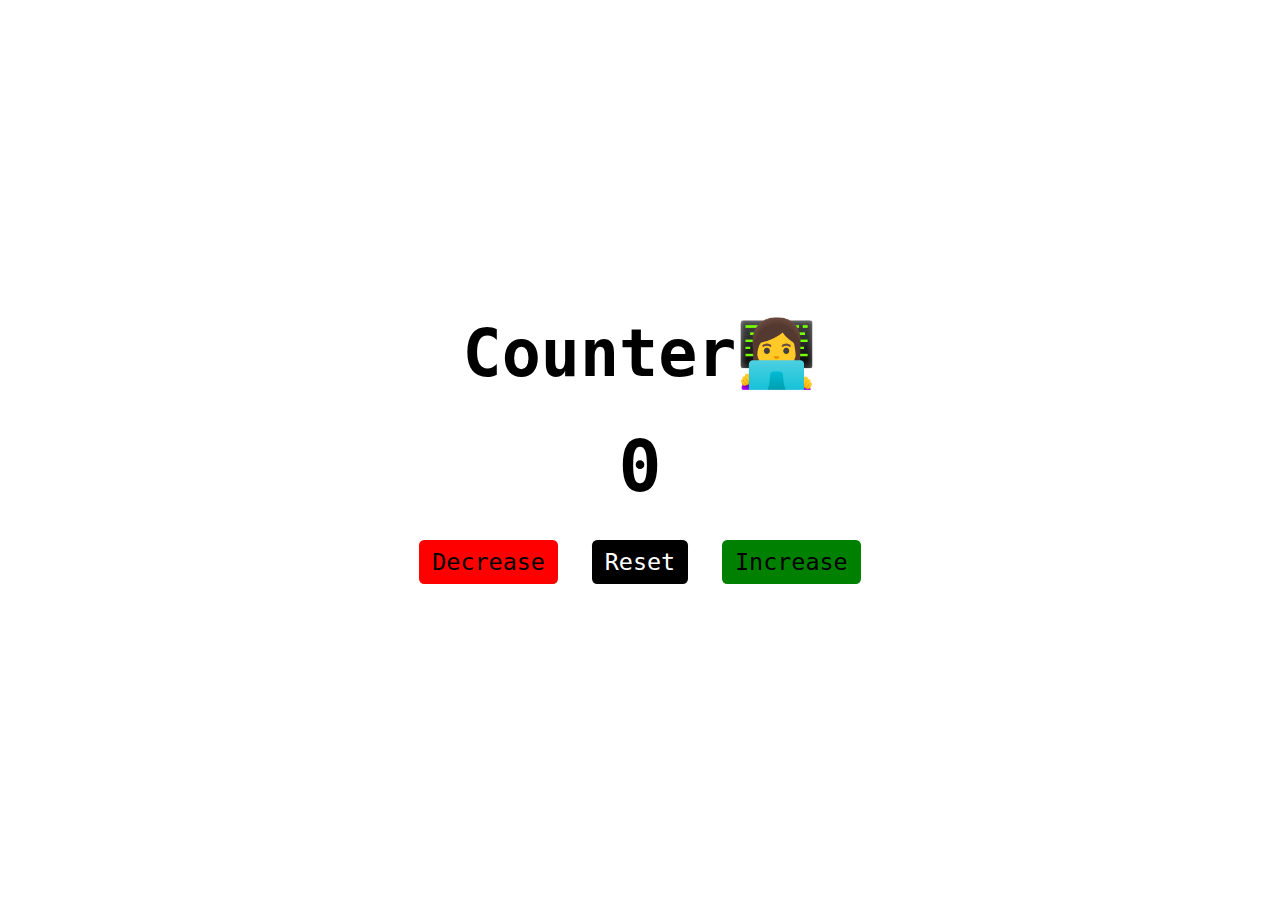
<file: counter/index.html>
<!DOCTYPE html>
<html lang="en">
<head>
    <meta charset="UTF-8">
    <meta name="viewport" content="width=device-width, initial-scale=1.0">
    <title>Counter</title>
    <style>
        *{
            margin: 0;
            padding: 0;
            font-family: monospace;
        }
        .container{
            width: 100vw;
            height: 100vh;
            display: flex;
            align-items: center;
            justify-content: center;
            flex-direction: column;
            gap: 1rem;
        }
        h1{
            font-size: 5rem;
        }
        span{
            font-size: 5.5rem;
            font-weight: 600;
            margin: 1.5rem 0;
        }
        button{
            padding: 0.6rem 1rem;
            margin: 0 1rem;
            font-size: 1.8rem;
            outline: none;
            border: none;
            border-radius: 0.4rem;
            cursor: pointer;
        }
        #increase{
            background-color: green;
        }
        #decrease{
            background-color: red;
        }
        #reset{
            background-color: black;
            color: white;
        }
    </style>
</head>
<body>
    <div class="container">
        <h1>Counter👩‍💻</h1>
        <span id="value">0</span>
        <div class="btn">
        <button id="decrease">Decrease</button>
        <button id="reset">Reset</button>
        <button id="increase">Increase</button>
        </div>
    </div>
    <script src="./script.js"></script>
</body>
</html>
</file>
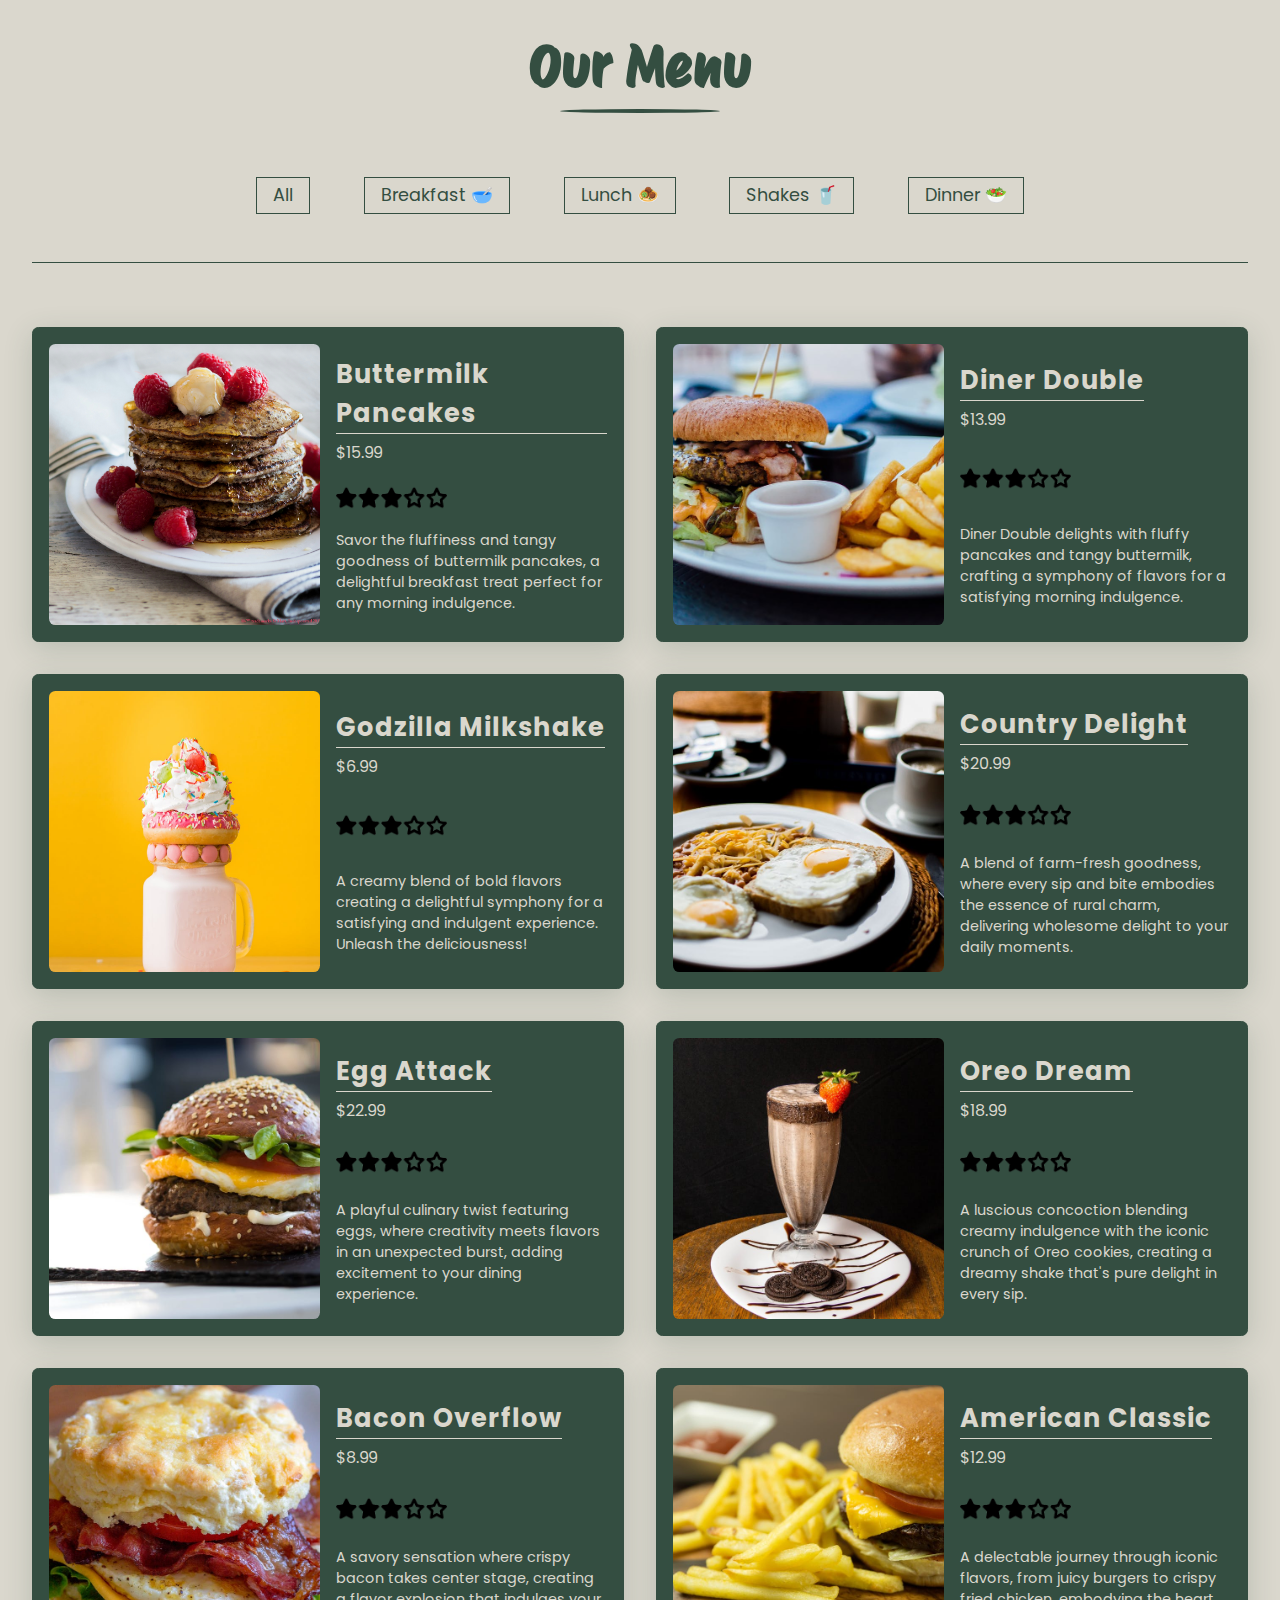
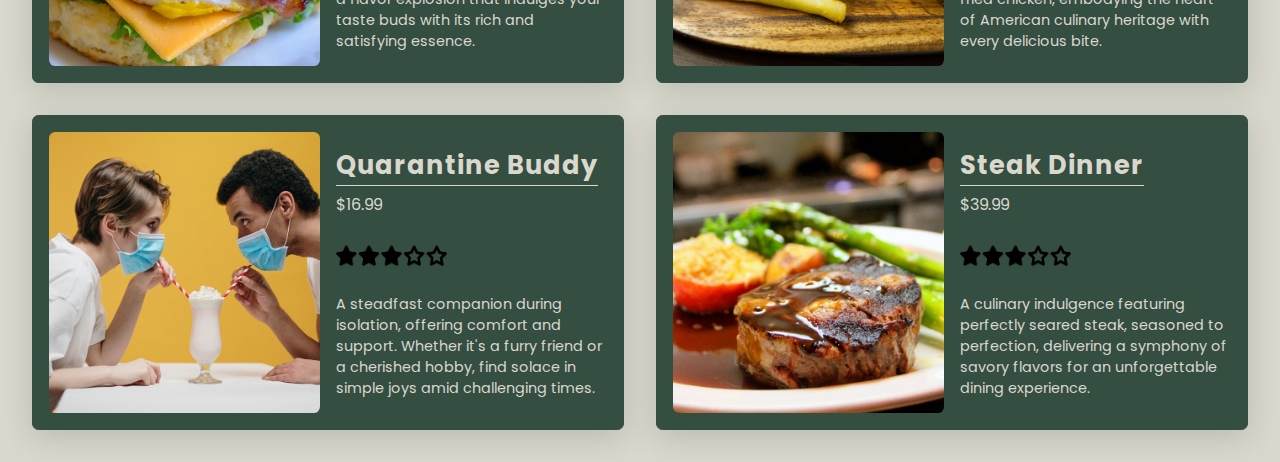
<file: menuProject/index.html>
<!DOCTYPE html>
<html lang="en">
<head>
    <meta charset="UTF-8">
    <meta name="viewport" content="width=device-width, initial-scale=1.0">
    <title>Our Menu</title>
    <link rel="stylesheet" href="style.css">
</head>
<body>
    <div class="container">
        <div class="top center">
            <div class="heading center">
                <h1>Our Menu</h1>
                <span></span>
            </div>
            <div class="menuOptions center">
                <button id="all">All</button>
                <button id="breakfast">Breakfast 🥣</button>
                <button id="lunch">Lunch 🧆</button>
                <button id="shakes">Shakes 🥤</button>
                <button id="dinner">Dinner 🥗</button>
            </div>
        </div>
        <div class="cardWrapper">
            <div class="cards">
                <div class="card center breakfast">
                    <div class="img">
                        <img src="./images/buttermilkPancakes.jpg" alt="">
                    </div>
                    <div class="cardContent center">
                        <div class="titlePrice center">
                            <h3>Buttermilk Pancakes</h3>
                            <span>$15.99</span>
                        </div>
                        <img id="rating" src="./images/rating.png" alt="">
                        <p>Savor the fluffiness and tangy goodness of buttermilk pancakes, a delightful breakfast treat perfect for any morning indulgence.</p>
                    </div>
                </div>
                <div class="card center lunch">
                    <div class="img">
                        <img src="./images/dinerDouble.jpeg" alt="">
                    </div>
                    <div class="cardContent center">
                        <div class="titlePrice center">
                            <h3>Diner Double</h3>
                            <span>$13.99</span>
                        </div>
                        <img id="rating" src="./images/rating.png" alt="">
                        <p>Diner Double delights with fluffy pancakes and tangy buttermilk, crafting a symphony of flavors for a satisfying morning indulgence.</p>
                    </div>
                </div>
                <div class="card center shake">
                    <div class="img">
                        <img src="./images/godzillaMilkshake.jpeg" alt="">
                    </div>
                    <div class="cardContent center">
                        <div class="titlePrice center">
                            <h3>Godzilla Milkshake</h3>
                            <span>$6.99</span>
                        </div>
                        <img id="rating" src="./images/rating.png" alt="">
                        <p>A creamy blend of bold flavors creating a delightful symphony for a satisfying and indulgent experience. Unleash the deliciousness!</p>
                    </div>
                </div>
                <div class="card center breakfast">
                    <div class="img">
                        <img src="./images/countryDelight.jpeg" alt="">
                    </div>
                    <div class="cardContent center">
                        <div class="titlePrice center">
                            <h3>Country Delight</h3>
                            <span>$20.99</span>
                        </div>
                        <img id="rating" src="./images/rating.png" alt="">
                        <p>A blend of farm-fresh goodness, where every sip and bite embodies the essence of rural charm, delivering wholesome delight to your daily moments.</p>
                    </div>
                </div>
                <div class="card center lunch">
                    <div class="img">
                        <img src="./images/eggAttack.jpeg" alt="">
                    </div>
                    <div class="cardContent center">
                        <div class="titlePrice center">
                            <h3>Egg Attack</h3>
                            <span>$22.99</span>
                        </div>
                        <img id="rating" src="./images/rating.png" alt="">
                        <p>A playful culinary twist featuring eggs, where creativity meets flavors in an unexpected burst, adding excitement to your dining experience.</p>
                    </div>
                </div>
                <div class="card center shake">
                    <div class="img">
                        <img src="./images/oreoDream.jpeg" alt="">
                    </div>
                    <div class="cardContent center">
                        <div class="titlePrice center">
                            <h3>Oreo Dream</h3>
                            <span>$18.99</span>
                        </div>
                        <img id="rating" src="./images/rating.png" alt="">
                        <p>A luscious concoction blending creamy indulgence with the iconic crunch of Oreo cookies, creating a dreamy shake that's pure delight in every sip.</p>
                    </div>
                </div>
                <div class="card center breakfast">
                    <div class="img">
                        <img src="./images/baconOverflow.jpeg" alt="">
                    </div>
                    <div class="cardContent center">
                        <div class="titlePrice center">
                            <h3>Bacon Overflow</h3>
                            <span>$8.99</span>
                        </div>
                        <img id="rating" src="./images/rating.png" alt="">
                        <p>A savory sensation where crispy bacon takes center stage, creating a flavor explosion that indulges your taste buds with its rich and satisfying essence.</p>
                    </div>
                </div>
                <div class="card center lunch">
                    <div class="img">
                        <img src="./images/americanClassic.jpeg" alt="">
                    </div>
                    <div class="cardContent center">
                        <div class="titlePrice center">
                            <h3>American Classic</h3>
                            <span>$12.99</span>
                        </div>
                        <img id="rating" src="./images/rating.png" alt="">
                        <p>A delectable journey through iconic flavors, from juicy burgers to crispy fried chicken, embodying the heart of American culinary heritage with every delicious bite.</p>
                    </div>
                </div>
                <div class="card center shake">
                    <div class="img">
                        <img src="./images/quarantineBuddy.jpeg" alt="">
                    </div>
                    <div class="cardContent center">
                        <div class="titlePrice center">
                            <h3>Quarantine Buddy</h3>
                            <span>$16.99</span>
                        </div>
                        <img id="rating" src="./images/rating.png" alt="">
                        <p>A steadfast companion during isolation, offering comfort and support. Whether it's a furry friend or a cherished hobby, find solace in simple joys amid challenging times.</p>
                    </div>
                </div>
                <div class="card center dinner">
                    <div class="img">
                        <img src="./images/steakDinner.jpeg" alt="">
                    </div>
                    <div class="cardContent center">
                        <div class="titlePrice center">
                            <h3>Steak Dinner</h3>
                            <span>$39.99</span>
                        </div>
                        <img id="rating" src="./images/rating.png" alt="">
                        <p>A culinary indulgence featuring perfectly seared steak, seasoned to perfection, delivering a symphony of savory flavors for an unforgettable dining experience.</p>
                    </div>
                </div>
            </div>
        </div>
    </div>
    <script src="./script.js"></script>
</body>
</html>
</file>
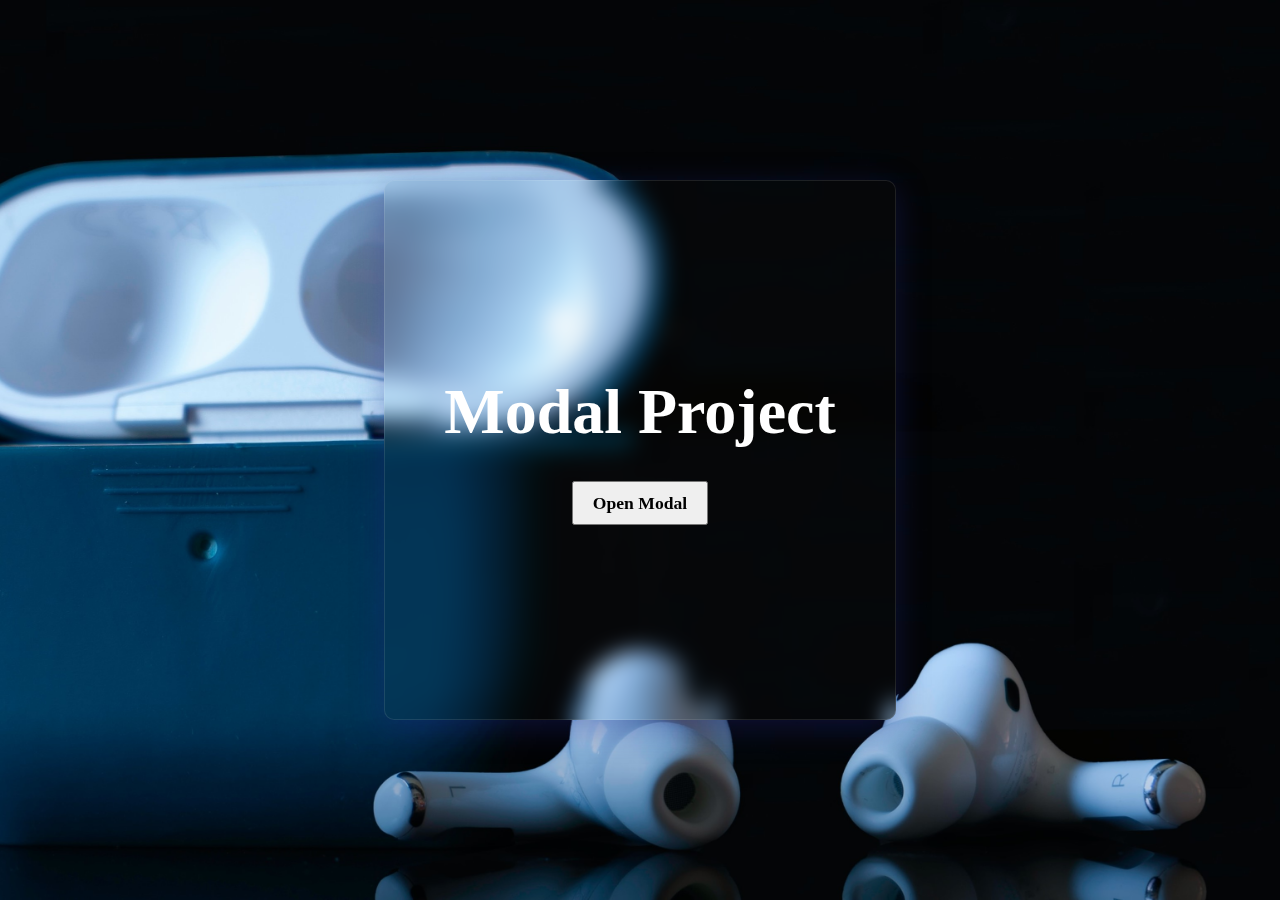
<file: modalProject/index.html>
<!DOCTYPE html>
<html lang="en">
<head>
    <meta charset="UTF-8">
    <meta name="viewport" content="width=device-width, initial-scale=1.0">
    <title>Modal Project</title>
    <link rel="stylesheet" href="style.css">
</head>
<body>
    <div class="container">
        <div class="card">
            <h1>Modal Project</h1>
            <button id="button">Open Modal</button>
        </div>
        <div id="modal">
            <div class="modalCard">
                <span>❌</span>
                <h1>Modal Content</h1>
            </div>
        </div>
    </div>
    <script src="script.js"></script>
</body>
</html>
</file>
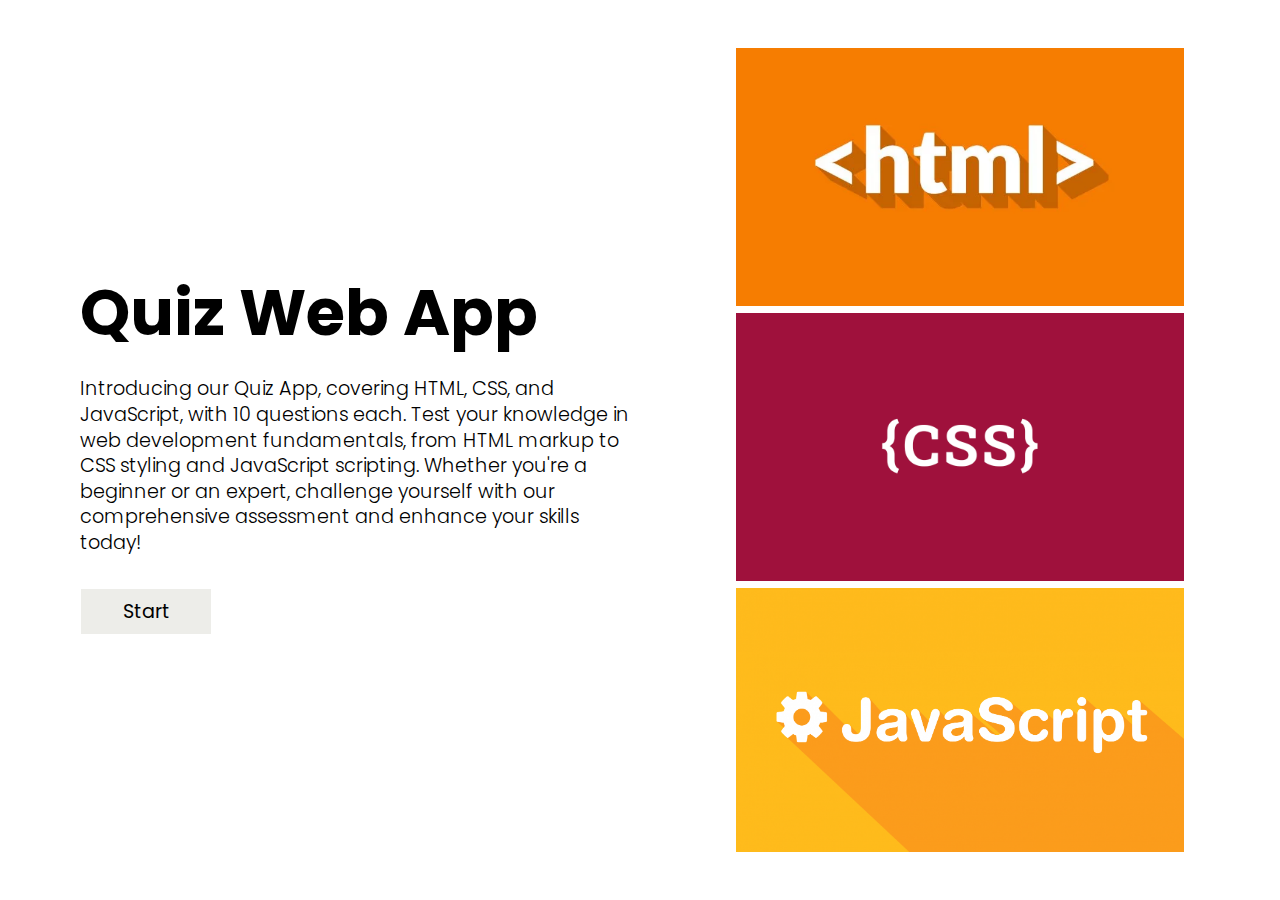
<file: quizWebApp/index.html>
<!DOCTYPE html>
<html lang="en">
<head>
    <meta charset="UTF-8">
    <meta name="viewport" content="width=device-width, initial-scale=1.0">
    <title>Quiz Web App</title>
    <link rel="stylesheet" href="style.css">
</head>
<body>
    <section id="heroSection">
        <div class="left">
            <h1>Quiz Web App</h1>
            <p>Introducing our Quiz App, covering HTML, CSS, and JavaScript, with 10 questions each. Test your knowledge in web development fundamentals, from HTML markup to CSS styling and JavaScript scripting. Whether you're a beginner or an expert, challenge yourself with our comprehensive assessment and enhance your skills today!</p>
            <button><a href="./questionsSite/questions.html">Start</a></button>
        </div>
        <div class="right">
            <a href="./questionsSite/questions.html#html"><img src="./assets/images/html.webp" alt="html image"></a>
            <a href="./questionsSite/questions.html#css"><img src="./assets/images/css.png" alt="css image"></a>
            <a href="./questionsSite/questions.html#js"><img src="./assets/images/js.png" alt="js image"></a>
        </div>
    </section>
</body>
</html>
</file>
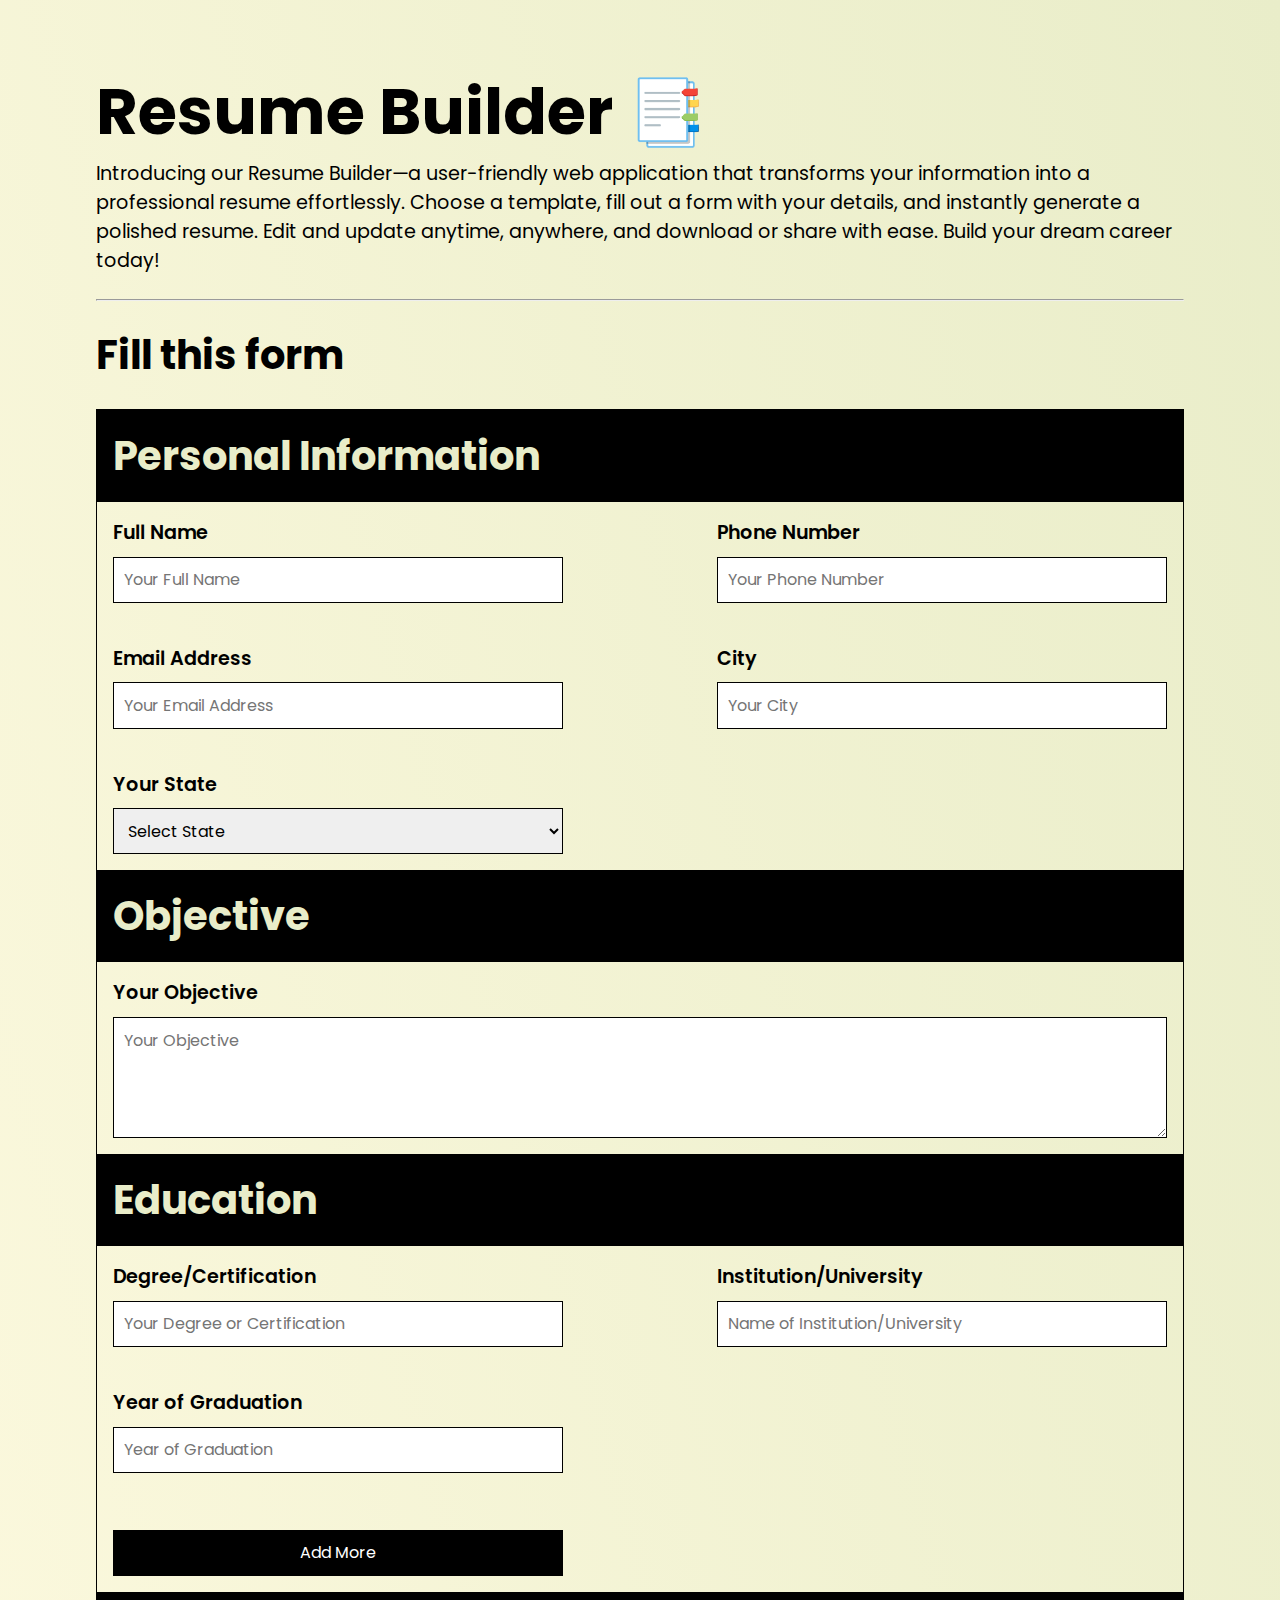
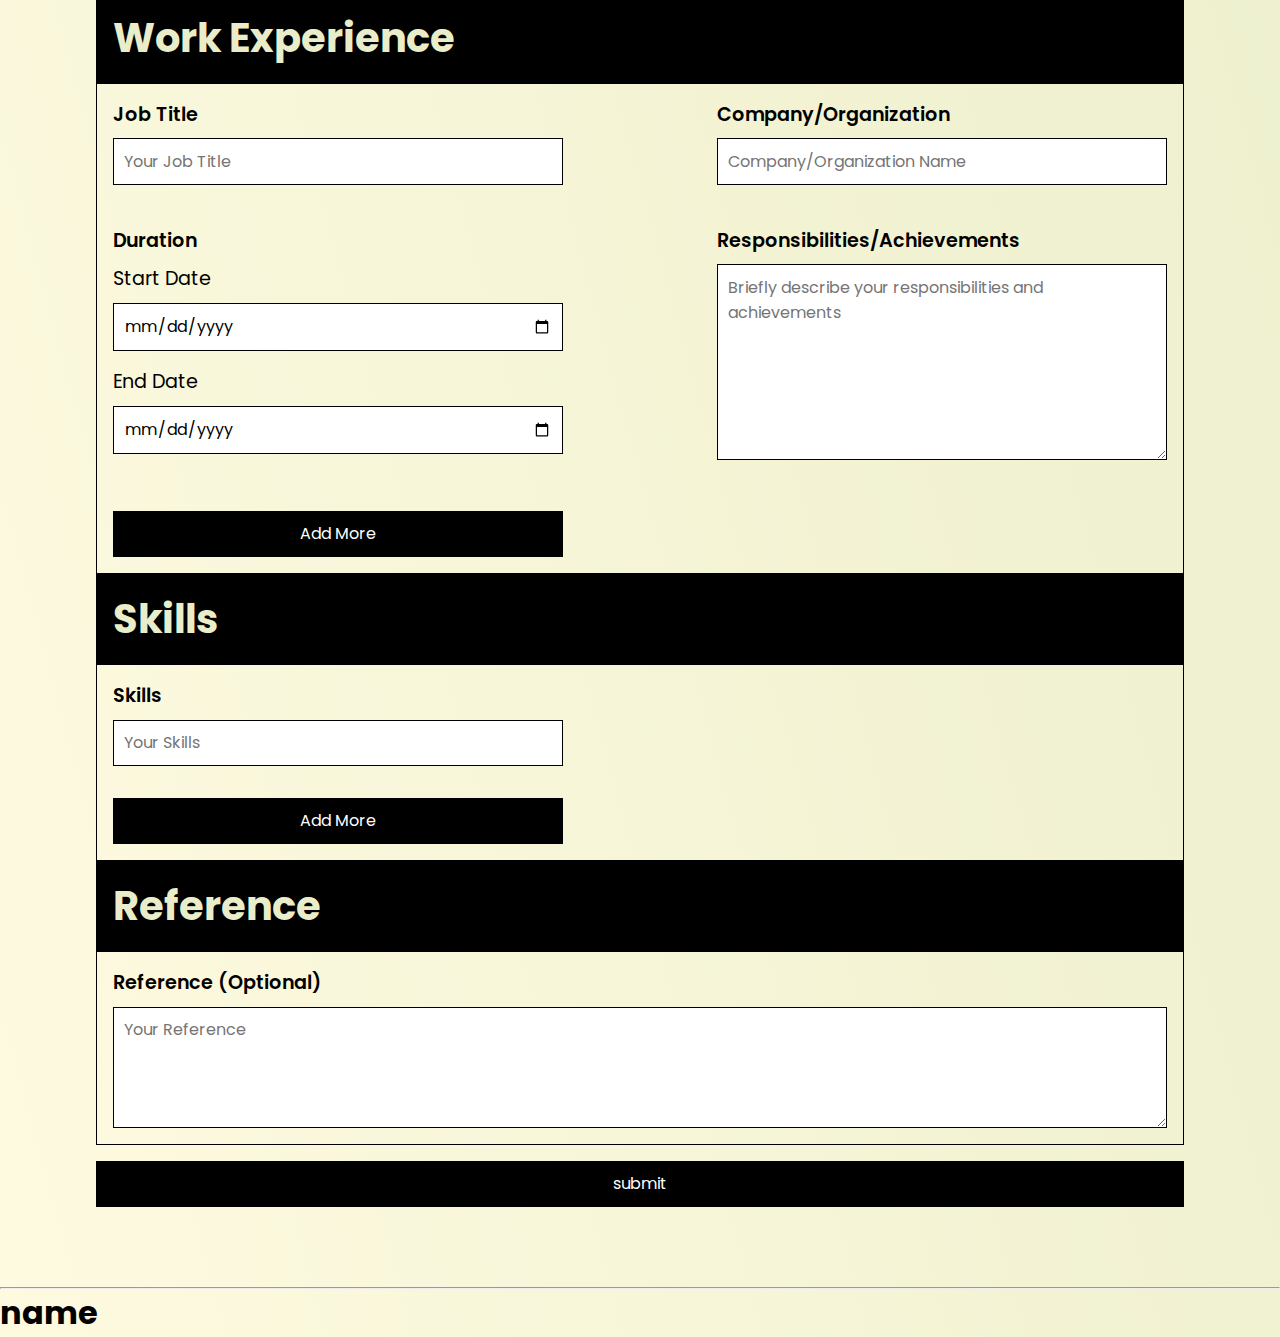
<file: ResumeBuilder/index.html>
<!DOCTYPE html>
<html lang="en">
<head>
    <meta charset="UTF-8">
    <meta name="viewport" content="width=device-width, initial-scale=1.0">
    <title>Document</title>
    <link rel="stylesheet" href="style.css">
</head>
<body>
    <section id="formWrapper">
        <h1>Resume Builder 📑</h1>
        <p>Introducing our Resume Builder—a user-friendly web application that transforms your information into a professional resume effortlessly. Choose a template, fill out a form with your details, and instantly generate a polished resume. Edit and update anytime, anywhere, and download or share with ease. Build your dream career today!</p>
        <hr>
        <h2>Fill this form</h2>
        <form action="">
            <div class="personalInformation">
                <h3>Personal Information</h3>
                <div class="personalInformationContent">
                    <div class="ctrl">
                        <label for="fName">Full Name</label>
                        <input type="text" name="fname" placeholder="Your Full Name"><br>
                    </div>
                    <div class="ctrl">
                        <label for="number">Phone Number</label>
                        <input type="number" name="number" placeholder="Your Phone Number"><br>
                    </div>
                    <div class="ctrl">
                        <label for="email">Email Address</label>
                        <input type="email" name="email" placeholder="Your Email Address"><br>
                    </div>
                    <div class="ctrl">
                        <label for="city">City</label>
                        <input type="text" name="city" placeholder="Your City"><br>
                    </div>
                    <div class="ctrl">
                        <label for="states">Your State</label>
                        <select name="states" id="states">
                        <option value="default">Select State</option>
                        <option value="Andhra Pradesh">Andhra Pradesh</option>
                        <option value="Arunachal Pradesh">Arunachal Pradesh</option>
                        <option value="Assam">Assam</option>
                        <option value="Bihar">Bihar</option>
                        <option value="Chhattisgarh">Chhattisgarh</option>
                        <option value="Goa">Goa</option>
                        <option value="Gujarat">Gujarat</option>
                        <option value="Haryana">Haryana</option>
                        <option value="Himachal Pradesh">Himachal Pradesh</option>
                        <option value="Jharkhand">Jharkhand</option>
                        <option value="Karnataka">Karnataka</option>
                        <option value="Kerala">Kerala</option>
                        <option value="Madhya Pradesh">Madhya Pradesh</option>
                        <option value="Maharashtra">Maharashtra</option>
                        <option value="Manipur">Manipur</option>
                        <option value="Meghalaya">Meghalaya</option>
                        <option value="Mizoram">Mizoram</option>
                        <option value="Nagaland">Nagaland</option>
                        <option value="Odisha">Odisha</option>
                        <option value="Punjab">Punjab</option>
                        <option value="Rajasthan">Rajasthan</option>
                        <option value="Sikkim">Sikkim</option>
                        <option value="Tamil Nadu">Tamil Nadu</option>
                        <option value="Telangana">Telangana</option>
                        <option value="Tripura">Tripura</option>
                        <option value="Uttar Pradesh">Uttar Pradesh</option>
                        <option value="Uttarakhand">Uttarakhand</option>
                        <option value="West Bengal">West Bengal</option>
                        </select>
                    </div>
                </div>
            </div>
            <div class="objective">
                <h3>Objective</h3>
                <div class="objectiveContent">
                    <div class="ctrl">
                        <label for="objective">Your Objective</label>
                        <textarea name="objective" id="objective" rows="4" placeholder="Your Objective"></textarea>
                    </div>
                </div>
            </div>
            <div class="education">
                <h3>Education</h3>
                <div class="educationContent">
                    <div class="ctrl">
                        <label for="degree">Degree/Certification</label>
                        <input type="text" name="degree" placeholder="Your Degree or Certification"><br>
                    </div>
                    <div class="ctrl">
                        <label for="uni">Institution/University</label>
                        <input type="text" name="uni" placeholder="Name of Institution/University"><br>
                    </div>
                    <div class="ctrl">
                        <label for="year">Year of Graduation</label>
                        <input type="number" name="year" placeholder="Year of Graduation"><br>
                    </div>
                </div>
                <input type="button" id="addEducation" value="Add More">
            </div>
            <div class="experience">
                <h3>Work Experience</h3>
                <div class="workExperienceContent">
                    <div class="ctrl">
                        <label for="jobTitle">Job Title</label>
                        <input type="text" name="jobTitle" placeholder="Your Job Title"><br>
                    </div>
                    <div class="ctrl">
                        <label for="company">Company/Organization</label>
                        <input type="text" name="company" placeholder="Company/Organization Name"><br>
                    </div>
                    <div class="ctrl">
                        <label>Duration</label>
                        <label for="duration">Start Date</label>
                        <input type="date" name="duration" placeholder="Start Date">
                        <label for="duration">End Date</label>
                        <input type="date" name="duration" placeholder="End Date"><br>
                    </div>
                    <div class="ctrl">
                        <label for="responsibilities">Responsibilities/Achievements</label>
                        <textarea name="responsibilities" id="responsibilities" cols="30" rows="7" placeholder="Briefly describe your responsibilities and achievements"></textarea>
                    </div>
                </div>
                <input type="button" id="addExperience" value="Add More">
            </div>
            <div class="skills">
                <h3>Skills</h3>
                <div class="skillsContent">
                    <div class="ctrl">
                        <label for="skills">Skills</label>
                        <input type="text" name="skills" placeholder="Your Skills">
                    </div>
                </div>
                <input type="button" id="addSkills" value="Add More">
            </div>
            <div class="reference">
                <h3>Reference</h3>
                <div class="referenceContent">
                    <div class="ctrl">
                        <label for="reference">Reference (Optional)</label>
                    <textarea name="reference" id="reference" rows="4" placeholder="Your Reference"></textarea>
                    </div>
                </div>
            </div>
        </form>
        <input type="submit" id="submit" value="submit">
    </section>
    <hr>
    <section id="resumeWrapper">
        <h1>name</h1>
        <div class="personalInformation">
            
        </div>
    </section>
    <script src="script.js"></script>
</body>
</html>
</file>
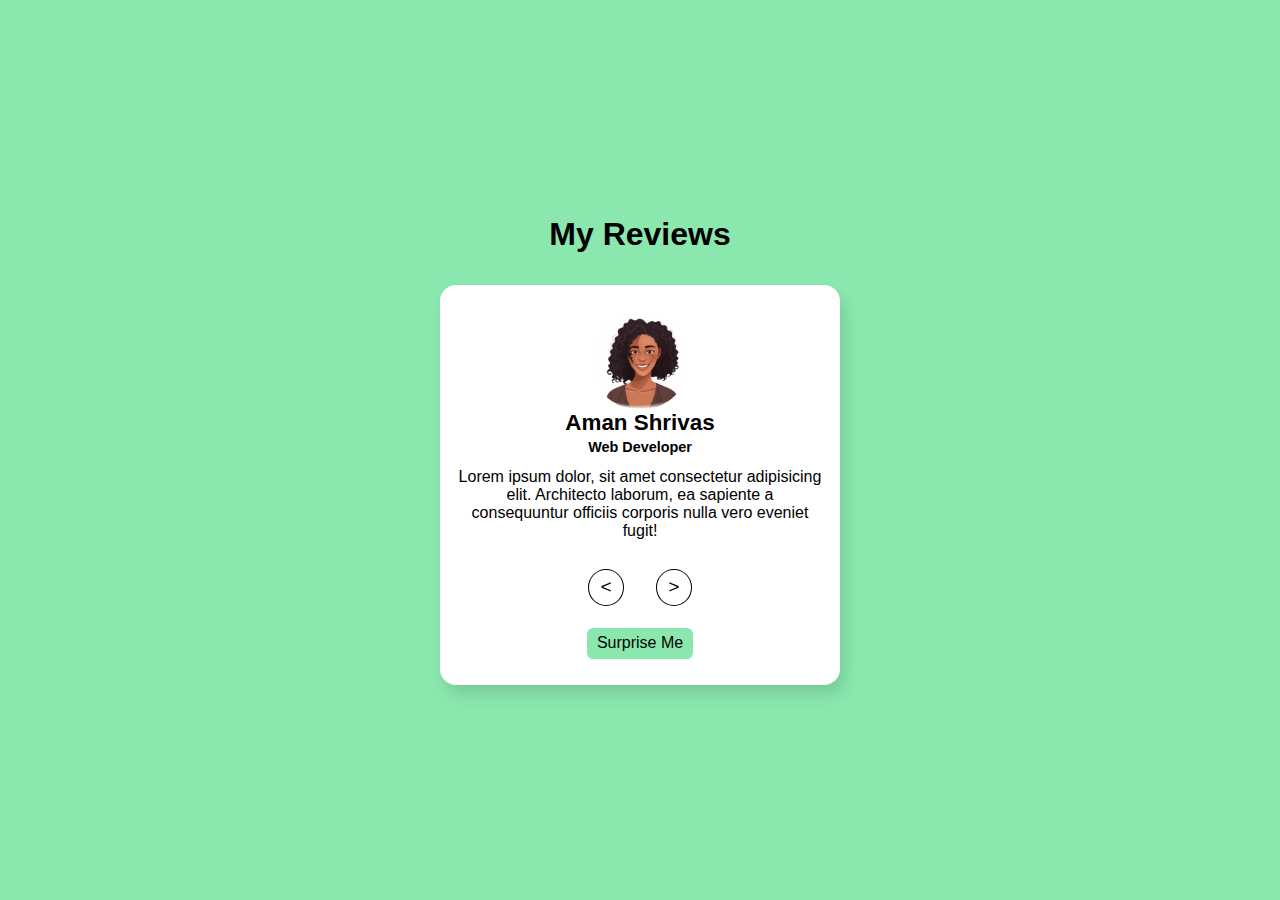
<file: reviewCarousel/index.html>
<!DOCTYPE html>
<html lang="en">
<head>
    <meta charset="UTF-8">
    <meta name="viewport" content="width=device-width, initial-scale=1.0">
    <title>Review Carousel</title>
    <link rel="stylesheet" href="style.css">
</head>
<body>
    <div class="container">
        <h1>My Reviews</h1>
        <div class="card">
            <img id="image" src="./img1.webp" alt="avatar">
            <h2 id="name">Aman Shrivas</h2>
            <h3 id="designation">Web Developer</h3>
            <p id="text">Lorem ipsum dolor, sit amet consectetur adipisicing elit. Architecto laborum, ea sapiente a consequuntur officiis corporis nulla vero eveniet fugit!</p>
            <div class="btns">
                <span><</span>
                <span>></span>
            </div>
            <button>Surprise Me</button>
        </div>
    </div>
    <script src="./script.js"></script>
</body>
</html>
</file>
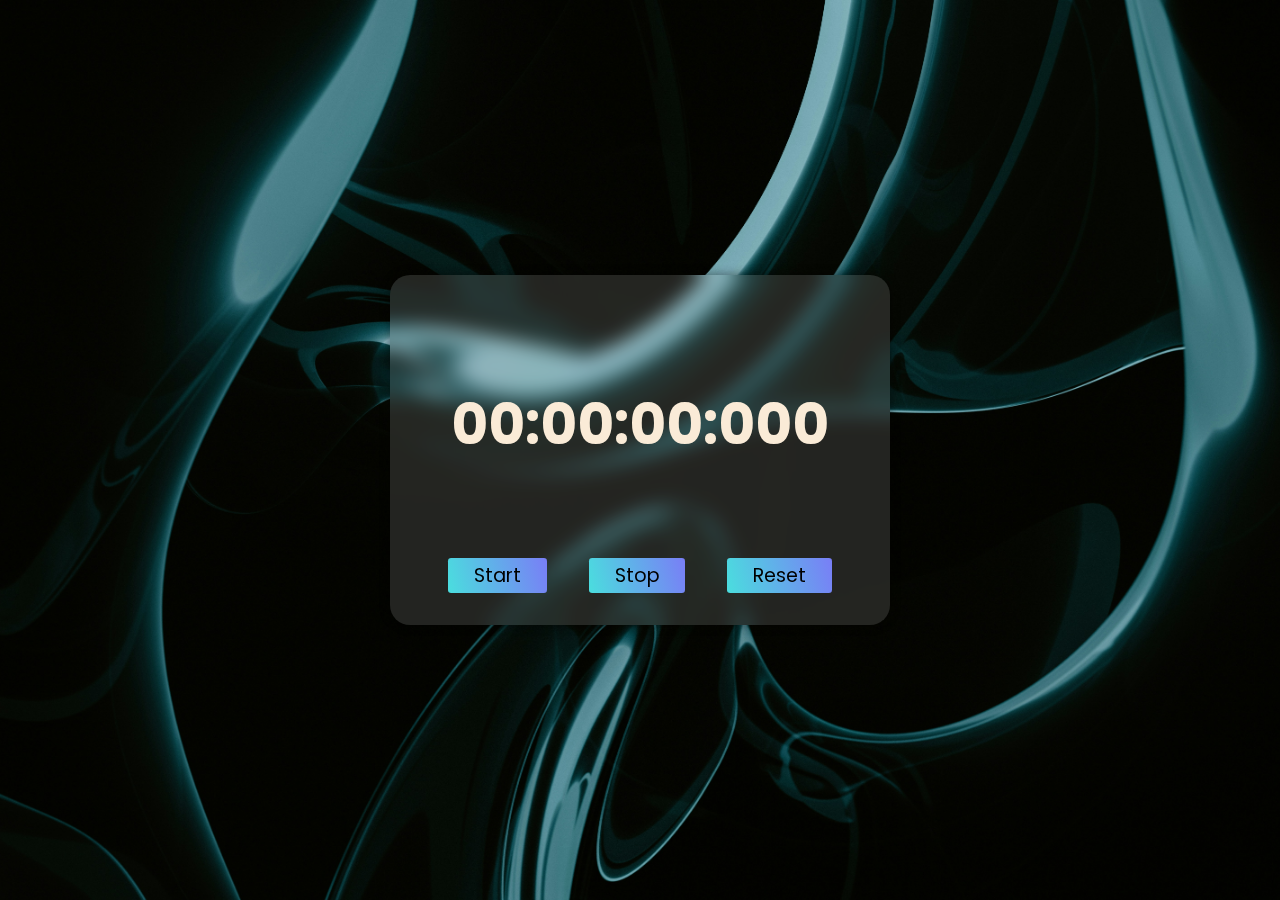
<file: stopWatch/index.html>
<!DOCTYPE html>
<html lang="en">
<head>
    <meta charset="UTF-8">
    <meta name="viewport" content="width=device-width, initial-scale=1.0">
    <title>Stopwatch</title>
    <link rel="stylesheet" href="style.css">
</head>
<body>
    <div class="wrapper">
        <div class="box">
            <div class="timer">
                <h1>00:00:00:000</h1>
            </div>
            <div class="buttons">
                <button class="start">Start</button>
                <button class="stop">Stop</button>
                <button class="reset">Reset</button>
            </div>
        </div>
    </div>
    <script src="script.js"></script>
</body>
</html>
</file>
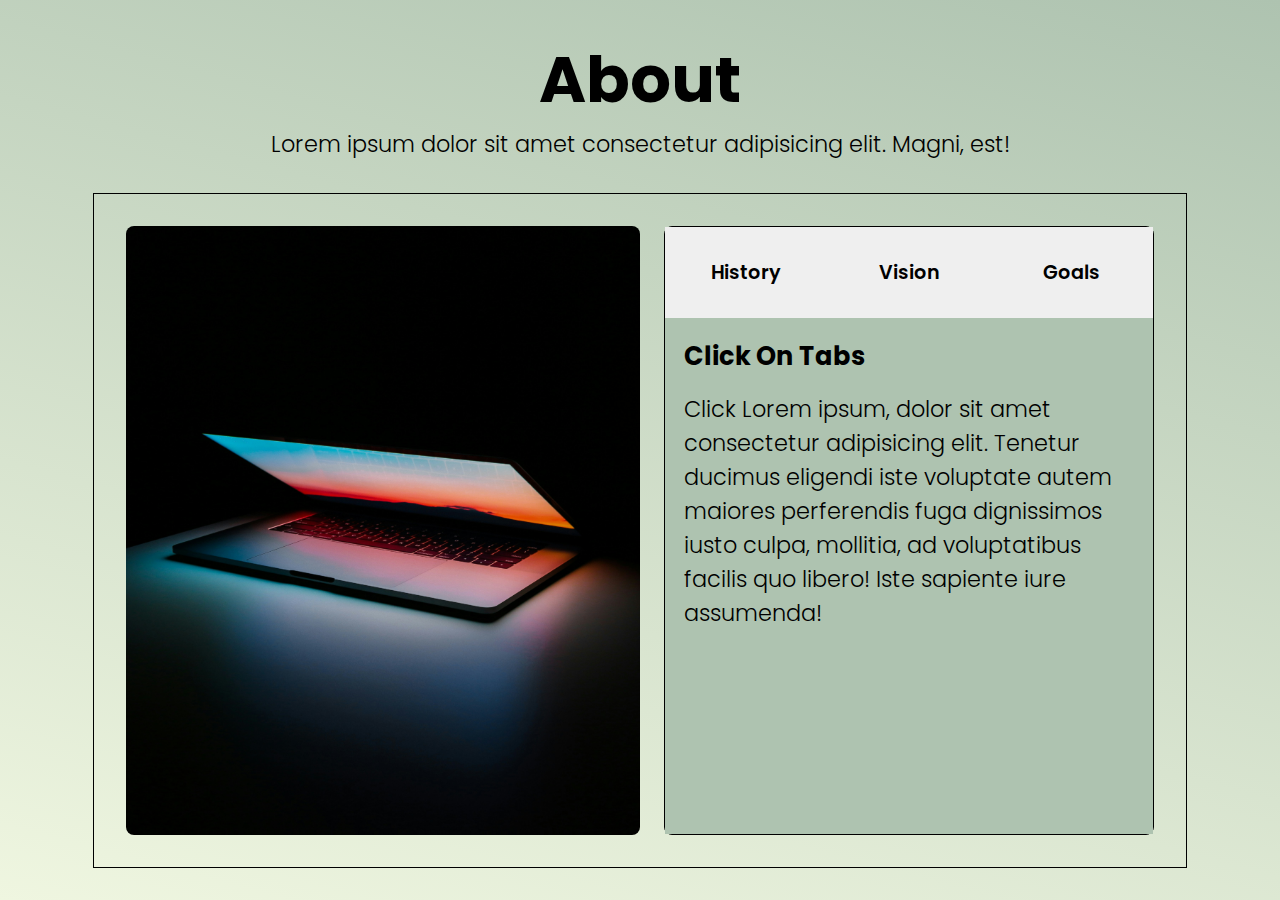
<file: tabsProject/index.html>
<!DOCTYPE html>
<html lang="en">
<head>
    <meta charset="UTF-8">
    <meta name="viewport" content="width=device-width, initial-scale=1.0">
    <title>Document</title>
    <link rel="stylesheet" href="style.css">
</head>
<body>
    <div class="wrapper">
        <h1>About</h1>
        <p>Lorem ipsum dolor sit amet consectetur adipisicing elit. Magni, est!</p>
        <div class="box">
            <img src="./img1.jpg" alt="">
            <div class="tabBox">
                <div class="tabs">
                    <button>History</button>
                    <button>Vision</button>
                    <button>Goals</button>
                </div>
                <div class="content">
                    <h3>Click On Tabs</h3>
                    <p>Click Lorem ipsum, dolor sit amet consectetur adipisicing elit. Tenetur ducimus eligendi iste voluptate autem maiores perferendis fuga dignissimos iusto culpa, mollitia, ad voluptatibus facilis quo libero! Iste sapiente iure assumenda!</p>
                </div>
            </div>
        </div>
    </div>
    <script src="./script.js"></script>
</body>
</html>
</file>
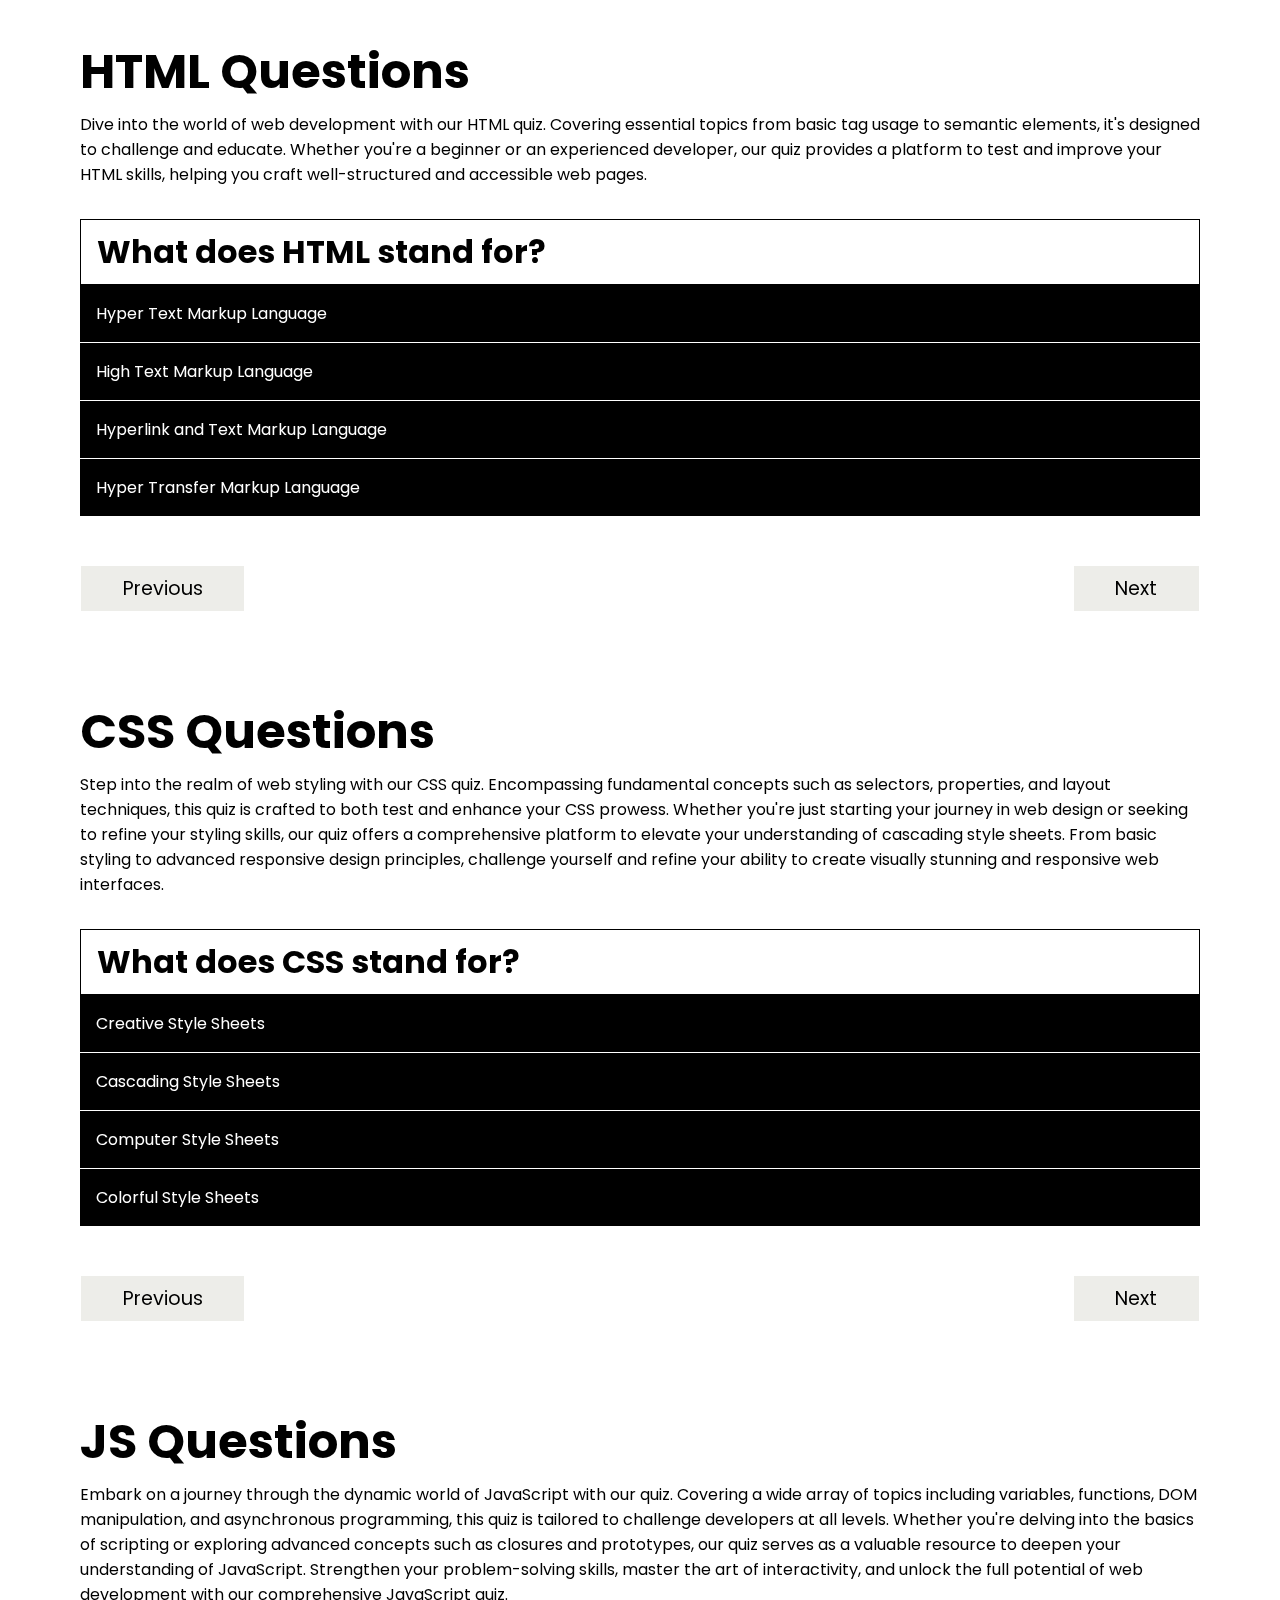
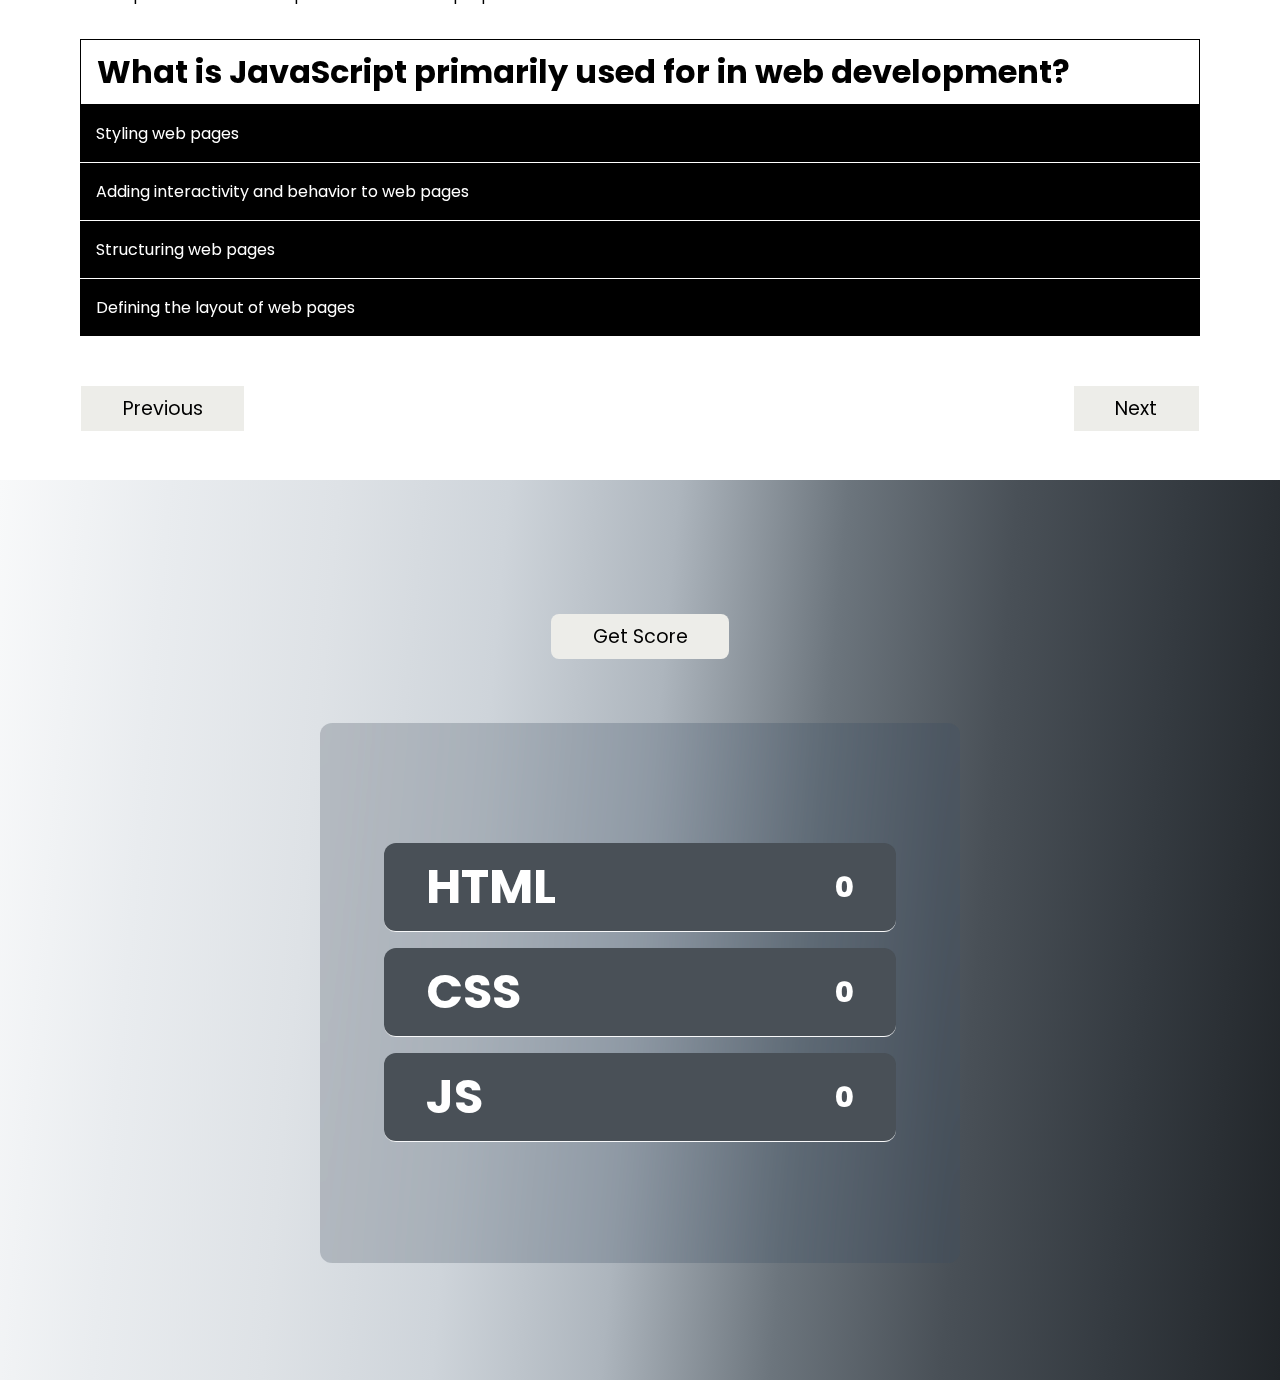
<file: quizWebApp/questionsSite/questions.html>
<!DOCTYPE html>
<html lang="en">
<head>
    <meta charset="UTF-8">
    <meta name="viewport" content="width=device-width, initial-scale=1.0">
    <title>Quiz | Questions</title>
    <link rel="stylesheet" href="style.css">
</head>
<body>
    <section id="html">
        <div class="heading">
            <h1>HTML Questions</h1>
            <p>Dive into the world of web development with our HTML quiz. Covering essential topics from basic tag usage to semantic elements, it's designed to challenge and educate. Whether you're a beginner or an experienced developer, our quiz provides a platform to test and improve your HTML skills, helping you craft well-structured and accessible web pages.</p>
        </div>
        <div class="box">
            <h2></h2>
            <div class="options">
                <span tabindex="0" id="optionOne">one</span>
                <span tabindex="0" id="optionTwo">two</span>
                <span tabindex="0" id="optionThree">three</span>
                <span tabindex="0" id="optionFour">four</span>
            </div>
        </div>
        <div class="buttons">
            <button id="prev">Previous</button>
            <!-- <button id="skip">Skip</button> -->
            <button id="next">Next</button>
        </div>
    </section>
    <section id="css">
        <div class="heading">
            <h1>CSS Questions</h1>
            <p>Step into the realm of web styling with our CSS quiz. Encompassing fundamental concepts such as selectors, properties, and layout techniques, this quiz is crafted to both test and enhance your CSS prowess. Whether you're just starting your journey in web design or seeking to refine your styling skills, our quiz offers a comprehensive platform to elevate your understanding of cascading style sheets. From basic styling to advanced responsive design principles, challenge yourself and refine your ability to create visually stunning and responsive web interfaces.</p>
        </div>
        <div class="box">
            <h2>CSS Q1</h2>
            <div class="options">
                <span tabindex="0" id="optionOne">one</span>
                <span tabindex="0" id="optionTwo">two</span>
                <span tabindex="0" id="optionThree">three</span>
                <span tabindex="0" id="optionFour">four</span>
            </div>
        </div>
        <div class="buttons">
            <button id="prev">Previous</button>
            <!-- <button id="skip">Skip</button> -->
            <button id="next">Next</button>
        </div>
    </section>
    <section id="js">
        <div class="heading">
            <h1>JS Questions</h1>
            <p>Embark on a journey through the dynamic world of JavaScript with our quiz. Covering a wide array of topics including variables, functions, DOM manipulation, and asynchronous programming, this quiz is tailored to challenge developers at all levels. Whether you're delving into the basics of scripting or exploring advanced concepts such as closures and prototypes, our quiz serves as a valuable resource to deepen your understanding of JavaScript. Strengthen your problem-solving skills, master the art of interactivity, and unlock the full potential of web development with our comprehensive JavaScript quiz.</p>
        </div>
        <div class="box">
            <h2>Js Q1</h2>
            <div class="options">
                <span tabindex="0" id="optionOne">one</span>
                <span tabindex="0" id="optionTwo">two</span>
                <span tabindex="0" id="optionThree">three</span>
                <span tabindex="0" id="optionFour">four</span>
            </div>
        </div>
        <div class="buttons">
            <button id="prev">Previous</button>
            <!-- <button id="skip">Skip</button> -->
            <button id="next">Next</button>
        </div>
    </section>

    <section id="score">
        <button id="toGetScore">Get Score</button>
        <div class="scoreCard">
            <div class="htmlScoreCard">
                <h1 id="htmlScoreHeading">HTML</h1>
                <span id="htmlScore">0</span>
            </div>
            <div class="cssScoreCard">
                <h1 id="cssScoreHeading">CSS</h1>
                <span id="cssScore">0</span>
            </div>
            <div class="jsScoreCard">
                <h1 id="jsScoreHeading">JS</h1>
                <span id="jsScore">0</span>
            </div>
        </div>
    </section>

    <script src="../questionsSite/script.js"></script>
</body>
</html>
</file>
<file: menuProject/style.css>
@import url('https://fonts.googleapis.com/css2?family=Poppins:wght@100;200;300;400;500;600&family=Protest+Riot&display=swap');
/* font-family: 'Poppins', sans-serif;
font-family: 'Protest Riot', sans-serif; */

*{
    margin: 0;
    padding: 0;
    box-sizing: border-box;
    font-family: 'Poppins', sans-serif;
}

body{
    background-color: #dad7cd;
}

.container{
    width: 100%;
    height: 100%;
    padding: 2rem;
}

.center{
    display: flex;
    flex-direction: column;
    align-items: center;
    justify-content: center;
}

.top{
    width: 100%;
    padding-bottom: 3rem;
    border-bottom: 1px solid #344e41;
}

.heading{
    gap: 0.6rem;
    margin-bottom: 2rem;
}

.heading h1{
    font-family: 'Protest Riot', sans-serif;
    font-size: 3.5rem;
    text-align: center;
    color: #344e41;
}

.heading span{
    width: 10rem;
    height: 4px;
    border-radius: 100%;
    background-color: #344e41;
}

.menuOptions{
    width: 60vw;
    justify-content: space-between;
    flex-direction: row;
    margin-top: 2rem;
}

.menuOptions button{
    padding: 0.3rem 1rem;
    font-size: 1.1rem;
    color: #344e41;
    border: 1px solid #344e41;
    background-color: #dad7cd;
    transition: 0.3s all ease;
}

.menuOptions button:hover{
    background-color: #344e41;
    color: #dad7cd;
}

.menuOptions button:focus{
    background-color: #344e41;
    color: #dad7cd;
}

.cardWrapper{
    margin-top: 4rem;
}

.cards{
    width: 100%;
    display: grid;
    grid-template: 1fr / 1fr 1fr;
    gap: 2rem;
}

.card{
    flex-direction: row;
    border: 1px solid #344e41;
    padding: 1rem;
    width: 100%;
    height: 35vh;
    gap: 1rem;
    background-color: #344e41;
    color: #dad7cd;
    border-radius: 0.4rem;
    box-shadow: rgba(52, 78, 65, 0.2) 0px 7px 29px 0px;
}

.card .img{
    width: 100%;
    height: 100%;
    overflow: hidden;
    border-radius: 0.4rem;
    transition: 0.3s all ease;
}

.img img{
    width: 100%;
    height: 100%;
    object-fit: cover;
    object-position: center;
    transition: 0.3s all ease;
}

.img img:hover{
    scale: 1.2;
}

#rating{
    height: 1.4rem;
}

.cardContent{
    width: 100%;
    height: 100%;
    align-items: start; 
    justify-content: space-around;
}

.cardContent .titlePrice{
    width: 100%;
    justify-content: space-between;
    align-items: start;
}

.cardContent .titlePrice h3{
    font-size: 1.6rem;
    letter-spacing: 1px;
    border-bottom: 1px solid #dad7cd;
    margin-bottom: 6px;
}

.cardContent p{
    font-size: 0.9rem;
}


@media only screen and (max-width:480px){
    
    .container{
        padding: 0.4rem;
    }
    .menuOptions{
        width: 90vw;
        justify-content: space-evenly;
        flex-direction: row;
        margin-top: 2rem;
        flex-wrap: wrap
    }
    .menuOptions button{
        margin-bottom: 1rem;
    }
    .cards{
        grid-template: 1fr / 1fr;
        padding: 0.5rem;
    }
    .card{
        height: 75vh;
        flex-direction: column;
        align-items: start;
    }
    .cardContent .titlePrice h3{
        font-size: 1.2rem;
    }
    .top{
        margin-top: 2rem;
    }
    .cardWrapper{
        margin-top: 2rem;
    }
}
</file>
<file: modalProject/style.css>
*{
    margin: 0;
    padding: 0;
    box-sizing: border-box;
    font-family: gilroy;
}

.container{
    width: 100%;
    height: 100vh;
    background-image: url(./image.jpg);
    background-position: center;
    background-size: cover;
    color: #fff;
    display: flex;
    align-items: center;
    justify-content: center;
}

.card{
    width: 40vw;
    height: 60vh;
    background-color: #fff;
    background: rgba( 255, 255, 255, 0.01 );
    box-shadow: 0 8px 32px 0 rgba( 31, 38, 135, 0.37 );
    backdrop-filter: blur( 11px );
    -webkit-backdrop-filter: blur( 11px );
    border-radius: 10px;
    border: 1px solid rgba( 255, 255, 255, 0.1 );
    display: flex;
    align-items: center;
    justify-content: center;
    flex-direction: column;
    gap: 2rem;
}

.card h1{
    font-size: 4rem;
    color: #fff;
    text-align: center;
    text-shadow: black
}

.card button{
    padding: 0.6rem 1.2rem;
    font-size: 1.1rem;
    font-weight: 700;
    cursor: pointer;
}

#modal{
    visibility: hidden;
    z-index: 11;
    position: fixed;
    width: 100vw;
    height: 100vh;
    display: grid;
    place-items: center;
    background: rgba( 255, 255, 255, 0.01 );
    box-shadow: 0 8px 32px 0 rgba( 31, 38, 135, 0.37 );
    backdrop-filter: blur( 11px );
    -webkit-backdrop-filter: blur( 11px );
}

.modalCard{
    position: relative;
    width: 40vw;
    height: 40vh;
    background-color: #fff;
    background: rgba( 255, 255, 255, 0.5 );
    box-shadow: 0 8px 32px 0 rgba( 31, 38, 135, 0.37 );
    backdrop-filter: blur( 11px );
    -webkit-backdrop-filter: blur( 11px );
    border-radius: 10px;
    border: 1px solid rgba( 255, 255, 255, 0.1 );
    display: grid;
    place-items: center;
    transition: 0.2s all ease-in-out;
}

.modalCard span{
    position: absolute;
    top: 1rem;
    right: 1rem;
    font-size: 1.5rem;
    cursor: pointer;
}

.modalCard h1{
    color: #000;
}
</file>
<file: quizWebApp/style.css>
@import url('https://fonts.googleapis.com/css2?family=Poppins:wght@100;200;300;400;500;600;700;800;900&display=swap');

*{
    margin: 0;
    padding: 0;
    box-sizing: border-box;
    font-family: 'Poppins', sans-serif;
}

#heroSection{
    width: 100vw;
    height: 100vh;
    display: flex;
    align-items: center;
    justify-content: center;
    padding: 3rem 5rem;
    gap: 1.2rem;
    background: linear-gradient((275deg, #e9edc9, #edede9));
}

.left{
    width: 50%;
    height: 100%;
    display: flex;
    align-items: start;
    justify-content: center;
    flex-direction: column;
}

.left h1{
    font-size: 4rem;
}

.left p{
    margin: 1rem 0;
    font-size: 1.2rem;
    line-height: 1.6rem;
    font-weight: 300;
}

.left button{
    padding: 0.5rem 2.6rem;
    font-size: 1.2rem;
    gap: 1rem;
    transition: 0.5s all ease;
    outline: none;
    border: 1px solid #fff;
    margin-top: 1rem;
    background-color: #edede9;
}

button a{
    text-decoration: none;
    color: #000;
}

.left button:hover{
    border: 1px solid #000;
}

.right{
    width: 50%;
    height: 100%;
    display: flex;
    align-items: end;
    justify-content: center;
    flex-direction: column;
    overflow: hidden;
    padding: 1rem;
    border-radius: 15px;
}

.right img{
    width: 35vw;
    height: calc((100vh - 6rem)/3);
    object-fit: cover;
}

@media only screen and (max-width:600px){
    #heroSection{
        flex-direction: column;
        padding: 1rem;
        height: auto;
    }
    .left, .right{
        width: 100%;
        align-items: center;
    }
    .left p{
        text-align: center;
    }
    .right img{
        width: 100vw;
        height: 100%;
    }
}
</file>
<file: ResumeBuilder/style.css>
@import url('https://fonts.googleapis.com/css2?family=Poppins:ital,wght@0,100;0,200;0,300;0,400;0,500;0,600;0,700;0,800;0,900;1,100;1,200;1,300;1,400;1,500;1,600;1,700;1,800;1,900&display=swap');

*{
    margin: 0;
    padding: 0;
    box-sizing: border-box;
    font-family: "Poppins", sans-serif;
}

body{
    background: linear-gradient(255deg, #e9edc9, #fefae0);
    background-repeat: no-repeat;
}

#formWrapper{
    width: 100%;
    height: 100%;
    padding: 4rem 6rem;
}

#formWrapper > h1{
    font-size: 4rem;
}

#formWrapper > p{
    font-size: 1.2rem;
}

#formWrapper > hr{
    margin: 1.5rem 0;
}

#formWrapper > h2{
    font-size: 2.5rem;
    margin-bottom: 1.5rem;
}

form{
    min-width: 400px;
    width: 100%;
    height: 100%;
    border: 1px solid #000;
}

h3{
    font-size: 2.5rem;
    padding: 1rem;
    background-color: #000;
    color: #e9edc9;
}

.ctrl{
    display: flex;
    flex-direction: column;
}

label{
    font-size: 1.2rem;
    margin-bottom: 0.6rem;
    font-weight: 600;
}

label[for=duration]{
    font-weight: 400;
}

input, select, textarea{
    font-size: 1rem;
    margin-bottom: 1rem;
    padding: 0.6rem;
    min-width: 200px;
    width: 450px;
    border: 1px solid #000;
    outline: none;
}

input[type=button]{
    margin: 1rem;
    background-color: #000;
    color: #fff;
    cursor: pointer;
}

.personalInformationContent{
    padding: 1rem 1rem 0 1rem;
    display: flex;
    flex-wrap: wrap;
    align-items: start;
    justify-content: space-between;
}

.objectiveContent{
    padding: 1rem 1rem 0 1rem;
}

.education{
    display: flex;
    flex-direction: column;
}

#addEducation{
    order: 2;
}

.educationContent{
    padding: 1rem 1rem 0 1rem;
    display: flex;
    flex-wrap: wrap;
    align-items: start;
    justify-content: space-between;
}

.experience{
    display: flex;
    flex-direction: column;
}

#addExperience{
    order: 1;
}

.workExperienceContent{
    padding: 1rem 1rem 0 1rem;
    display: flex;
    flex-wrap: wrap;
    align-items: start;
    justify-content: space-between;
}

.skillsContent{
    padding: 1rem 1rem 0 1rem;
    display: flex;
    flex-wrap: wrap;
    align-items: start;
    justify-content: space-between;
}

.referenceContent{
    padding: 1rem 1rem 0 1rem;
}

input[type=submit]{
    margin-top: 1rem;
    background-color: #000;
    color: #fff;
    width: 100%;
}

.ctrl textarea#objective{
    width: 100%;
}

.ctrl textarea#reference{
    width: 100%;
}
</file>
<file: reviewCarousel/style.css>
*{
    margin: 0;
    padding: 0;
    box-sizing: border-box;
    font-family: 'Lucida Sans', 'Lucida Sans Regular', 'Lucida Grande', 'Lucida Sans Unicode', Geneva, Verdana, sans-serif;
}

.container{
    width: 100vw;
    height: 100vh;
    display: flex;
    align-items: center;
    justify-content: center;
    flex-direction: column;
    background-color: #8ae8ae;
}

.card{
    width: 400px;
    height: 400px;
    display: flex;
    align-items: center;
    justify-content: center;
    flex-direction: column;
    background-color: #fff;
    margin-top: 2rem;
    padding: 1rem;
    box-shadow: 5px 10px 15px rgba(0, 0, 0, 0.12);
    border-radius: 1rem;
}

img{
    width: 100px;
    border-radius: 50%;
}

h2{
    font-size: 1.4rem;
    margin-bottom: 0.2rem;
}

h3{
    font-size: 0.9rem;
}

.card p{
    text-align: center;
    margin: 0.8rem 0;
}

.btns{
    display: flex;
    align-items: center;
    justify-content: center;
    gap: 2rem;
}

.btns span{
    font-size: 1.2rem;
    padding: 0.4rem 0.7rem;
    border: 1px solid black;
    border-radius: 50%;
    margin-top: 1rem;
    cursor: pointer;
}

.btns span:hover{
    background-color: #8ae8ae;
}

button{
    margin-top: 1.4rem;
    padding: 0.4rem 0.6rem;
    background-color: #8ae8ae;
    outline: none;
    border: none;
    border-radius: 0.4rem;
    font-size: 1rem;
    cursor: pointer;
}
</file>
<file: stopWatch/style.css>
@import url('https://fonts.googleapis.com/css2?family=Poppins:ital,wght@0,100;0,200;0,300;0,400;0,500;0,600;0,700;0,800;0,900;1,100;1,200;1,300;1,400;1,500;1,600;1,700;1,800;1,900&display=swap');

*{
    margin: 0;
    padding: 0;
    box-sizing: border-box;
    font-family: "Poppins", sans-serif;
}

.wrapper{
    width: 100vw;
    height: 100vh;
    background-image: url(./bgImage.jpg);
    background-position: center;
    background-size: cover;
    background-repeat: no-repeat;
    display: flex;
    align-items: center;
    justify-content: center;
}

.box{
    width: 500px;
    height: 350px;
    display: flex;
    flex-direction: column;
    align-items: center;
    justify-content: center;
    padding: 1rem;

    border-radius: 20px;
    background-color: rgba(240, 239, 239, 0.137);
    box-shadow: 0 0 10px 1px rgba(0, 0, 0, 0.397);
  
    backdrop-filter: blur(10px);
}

.timer{
    width: 100%;
    height: 100%;
    display: flex;
    align-items: center;
    justify-content: center;
}

.timer h1{
    font-size: 3.5rem;
    color: antiquewhite;
}

.buttons{
    width: 100%;
    display: flex;
    align-items: center;
    justify-content: space-evenly;
    margin-bottom: 1rem;
}

button{
    font-size: 1.2rem;
    padding: 0.2rem 1.6rem;
    border-radius: 0.2rem;
    outline: none;
    border: none;
    cursor: pointer;
    background: linear-gradient(255deg, #797EF6, #4ADEDE);
}

@media only screen and (max-width:600px){
    .box{
        width: 90%;
        height: 40%;
    }
    .timer h1{
        font-size: 12vw;
        color: antiquewhite;
    }
    .buttons{
        width: 100%;
        display: flex;
        align-items: center;
        justify-content: space-evenly;
        margin-bottom: 1rem;
    }
}
</file>
<file: tabsProject/style.css>
@import url('https://fonts.googleapis.com/css2?family=Poppins:ital,wght@0,100;0,200;0,300;0,400;0,500;0,600;0,700;0,800;0,900;1,100;1,200;1,300;1,400;1,500;1,600;1,700;1,800;1,900&display=swap');

*{
    margin: 0;
    padding: 0;
    box-sizing: border-box;
    font-family: "Poppins", sans-serif;
}

.wrapper{
    width: 100%;
    height: 100vh;
    display: flex;
    align-items: center;
    justify-content: space-around;
    padding: 2rem;
    flex-direction: column;
    background: linear-gradient(375deg, #eff6e0, #aec3b0);
}

.wrapper h1{
    font-size: 4rem;
}

.wrapper p{
    text-align: center;
    font-size: 1.4rem;
    font-weight: 300;
    margin-bottom: 2rem;
}

.box{
    width: 90%;
    height: 75vh;
    padding: 2rem;
    border: 1px solid #000;
    display: flex;
    align-items: center;
    justify-content: space-between;
    gap: 1.5rem;
    overflow: hidden;
}

.box img{
    height: 100%;
    width: 50%;
    object-fit: cover;
    border-radius: 0.5rem;
}

.tabBox{
    width: 50%;
    border: 1px solid #000;
    height: 100%;
    border-radius: 0.5rem;
    display: flex;
    align-items: start;
    justify-content: space-between;
    flex-direction: column;
}

.tabBox .tabs{
    height: 15%;
}

.tabs{
    width: 100%;
    display: flex;
    justify-content: space-between;
    overflow: hidden;
}

.tabs button{
    width: 100%;
    border: none;
    outline: none;
    font-size: 1.2rem;
    transition: 0.3s all ease-in-out;
    font-weight: 600;
}

.tabs button:focus{
    background-color: #aec3b0;
}

.tabBox .content{
    height: 85%;
    background: #aec3b0;
    padding: 1.2rem;
}

.content h3{
    font-size: 1.6rem;
    margin-bottom: 1rem;
}

.content p{
    text-align: left;
}

@media only screen and (max-width:480px){
    .box{
        height: 100%;
        padding: 0rem;
        flex-direction: column;
        gap: 1.5rem;
    }
    .box img{
        height: 100%;
        width: 100%;
    }
    .tabBox{
        width: 100%;
        height: 100%;
    }
    .wrapper{
        padding: 0.5rem;
        height: 100%;
    }
    .content p{
        text-align: left;
    }
    .tabs > button{
        font-size: 1.5rem;
        padding: 0.6rem 0;
    }
}
</file>
<file: quizWebApp/questionsSite/style.css>
@import url('https://fonts.googleapis.com/css2?family=Poppins:wght@100;200;300;400;500;600;700;800;900&display=swap');

*{
    margin: 0;
    padding: 0;
    box-sizing: border-box;
    font-family: 'Poppins', sans-serif;
}

#html, #css, #js{
    width: 100%;
    height: 100%;
    display: flex;
    align-items: start;
    justify-content: start;
    flex-direction: column;
    padding: 3rem 5rem;
    gap: 2rem;
    background: linear-gradient((275deg, #e9edc9, #edede9));
}

.heading h1{
    font-size: 3rem;
    line-height: 3rem;
    margin-bottom: 1rem;
}

.box{
    width: 100%;
    height: auto;
    display: flex;
    align-items: start;
    justify-content: start;
    flex-direction: column;
}

.box h2{
    padding: 0.5rem 1rem;
    width: 100%;
    border: 1px solid #000;
    font-size: 2rem;
}

.options{
    cursor: pointer;
    width: 100%;
    height: auto;
    display: flex;
    align-items: start;
    justify-content: start;
    flex-direction: column;
    background-color: #000;
}

.options span{
    width: 100%;
    padding: 1rem;
    color: #fff;
    border-bottom: 1px solid #fff;
}

.options span:hover{
    background-color: #fff;
    border: 1px solid #000;
    color: #000;
}

.options span:focus-within{
    background-color: #fff;
    border: 1px solid #000;
    color: #000;
}

.buttons{
    width: 100%;
    display: flex;
    align-items: center;
    justify-content: space-between;
    flex-wrap: wrap;
}

.buttons button{
    width: auto;
    padding: 0.5rem 2.6rem;
    font-size: 1.2rem;
    transition: 0.5s all ease;
    outline: none;
    border: 1px solid #fff;
    margin-top: 1rem;
    background-color: #edede9;
}

button:hover{
    background-color: #000;
    color: #fff;
}

#score{
    width: 100%;
    height: 100vh;
    background: linear-gradient(275deg, #212529, #343a40, #495057, #6c757d, #adb5bd, #ced4da, #dee2e6, #e9ecef, #f8f9fa);
    display: flex;
    align-items: center;
    justify-content: center;
    flex-direction: column;
    padding: 3rem 5rem;
    gap: 4rem;
}

button#toGetScore{
    width: auto;
    padding: 0.5rem 2.6rem;
    font-size: 1.2rem;
    transition: 0.5s all ease;
    outline: none;
    margin-top: 1rem;
    border: none;
    background-color: #edede9;
    border-radius: 8px;
}

.scoreCard{
    display: flex;
    align-items: center;
    justify-content: center;
    flex-direction: column;
    background-color: #000;
    width: 50vw;
    height: 60vh;
    backdrop-filter: blur(16px) saturate(180%);
    -webkit-backdrop-filter: blur(16px) saturate(180%);
    background-color: rgba(70, 72, 75, 0.253);
    border-radius: 12px;
    gap: 1rem;
    position: relative;
}

.htmlScoreCard, .cssScoreCard, .jsScoreCard{
    width: 100%;
    display: flex;
    align-items: center;
    justify-content: space-between;
    width: 80%;
    padding: 0.5rem 2.6rem;
    font-size: 1.5rem;
    transition: 0.5s all ease;
    outline: none;
    color: #fff;
    background-color: #495057;
    border-bottom: 1px solid #f8f9fa;
    border-radius: 12px;
}

#htmlScore, #cssScore, #jsScore{
    font-size: 1.8rem;
    font-weight: 800;
}

button#toGetScore:hover{
    background-color: #000;
}

@media only screen and (max-width:600px){
    #html, #css, #js{
        padding: 1.5rem 2.5rem;
    }
    .scoreCard{
        width: 80vw;
    }
}
</file>
